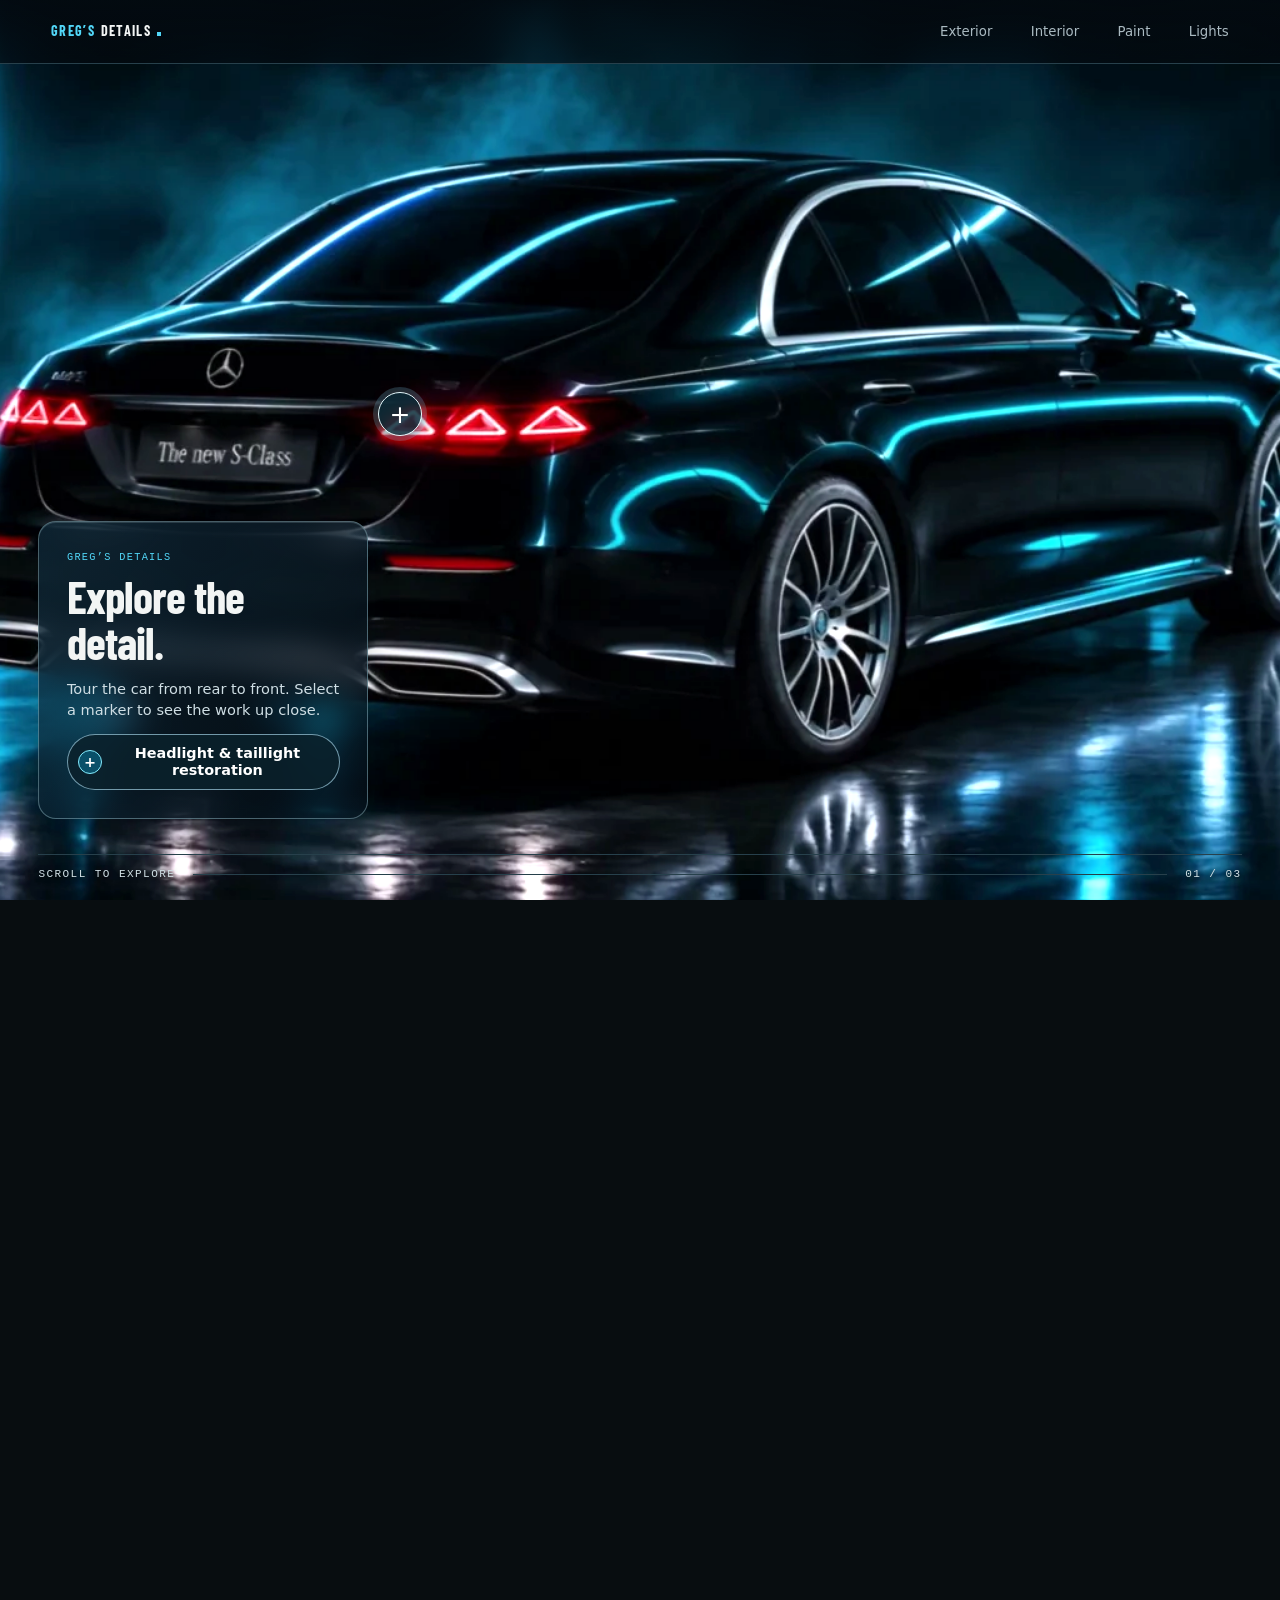
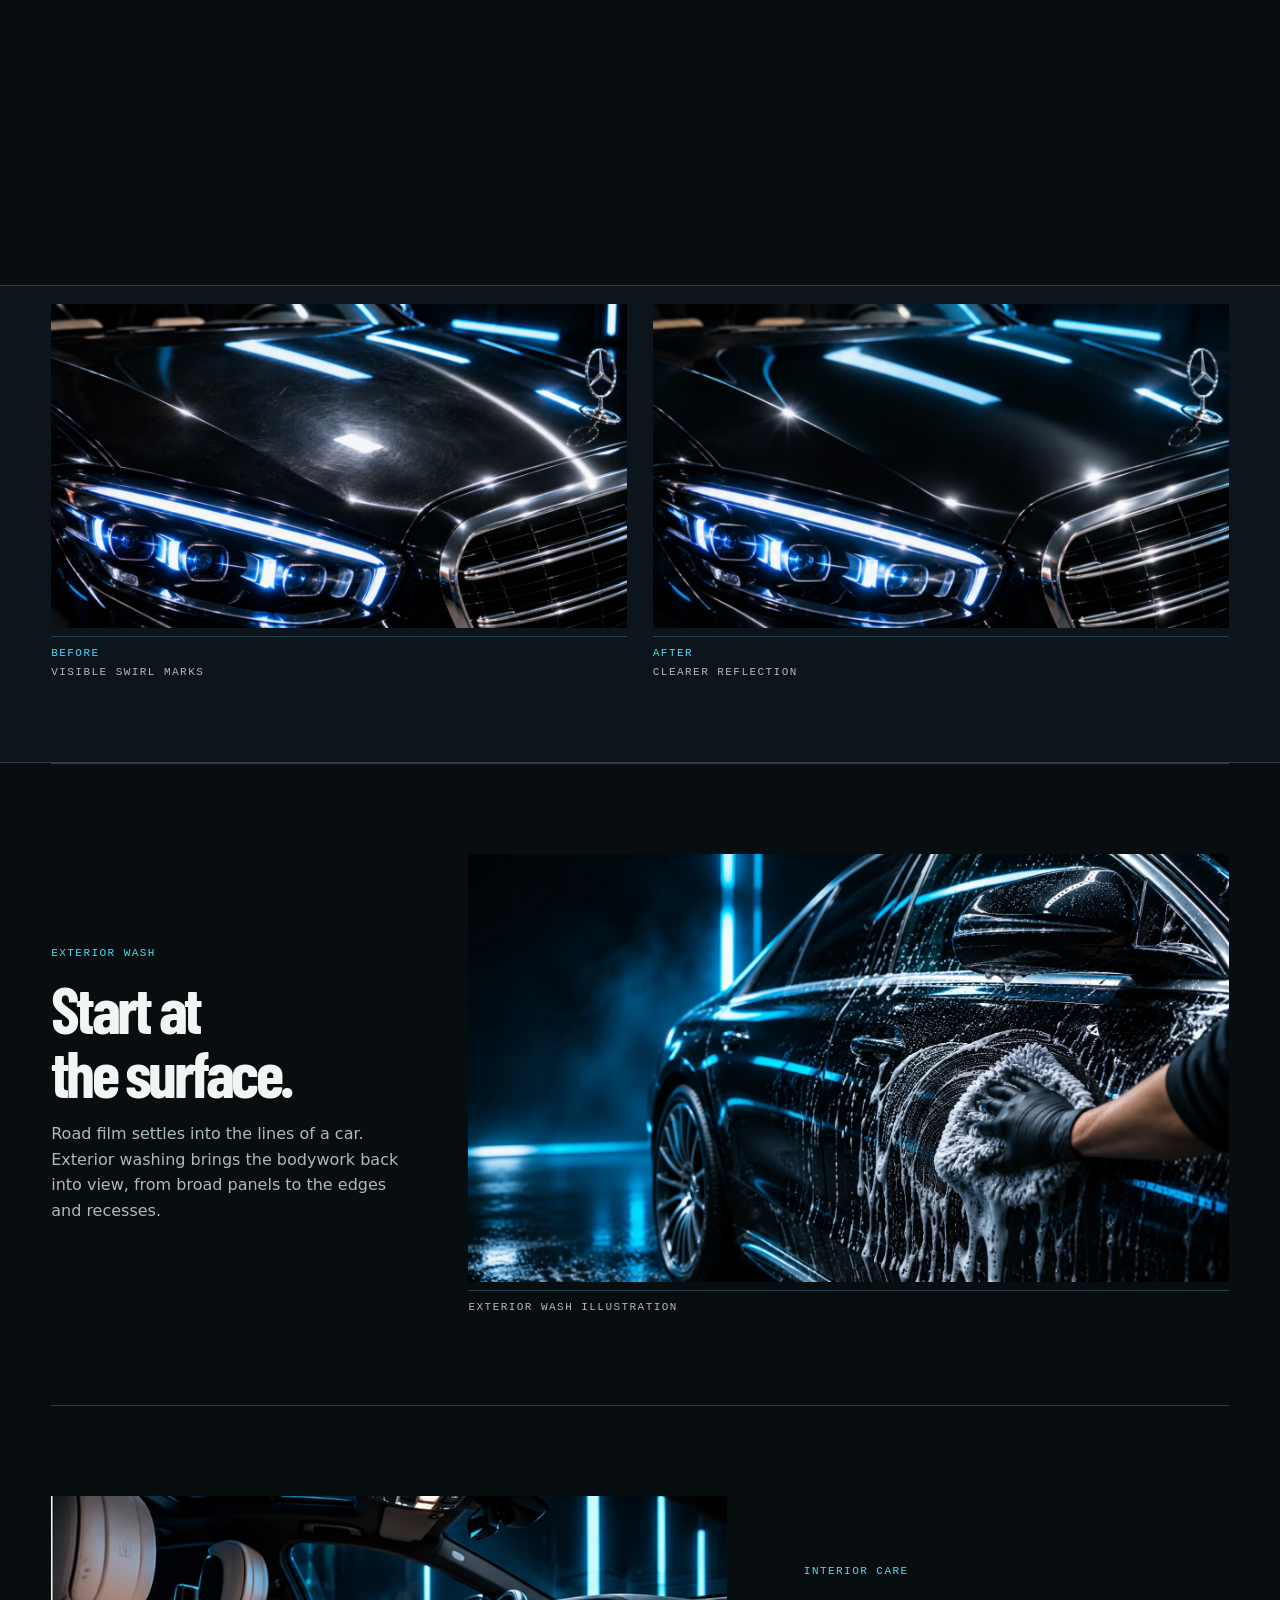
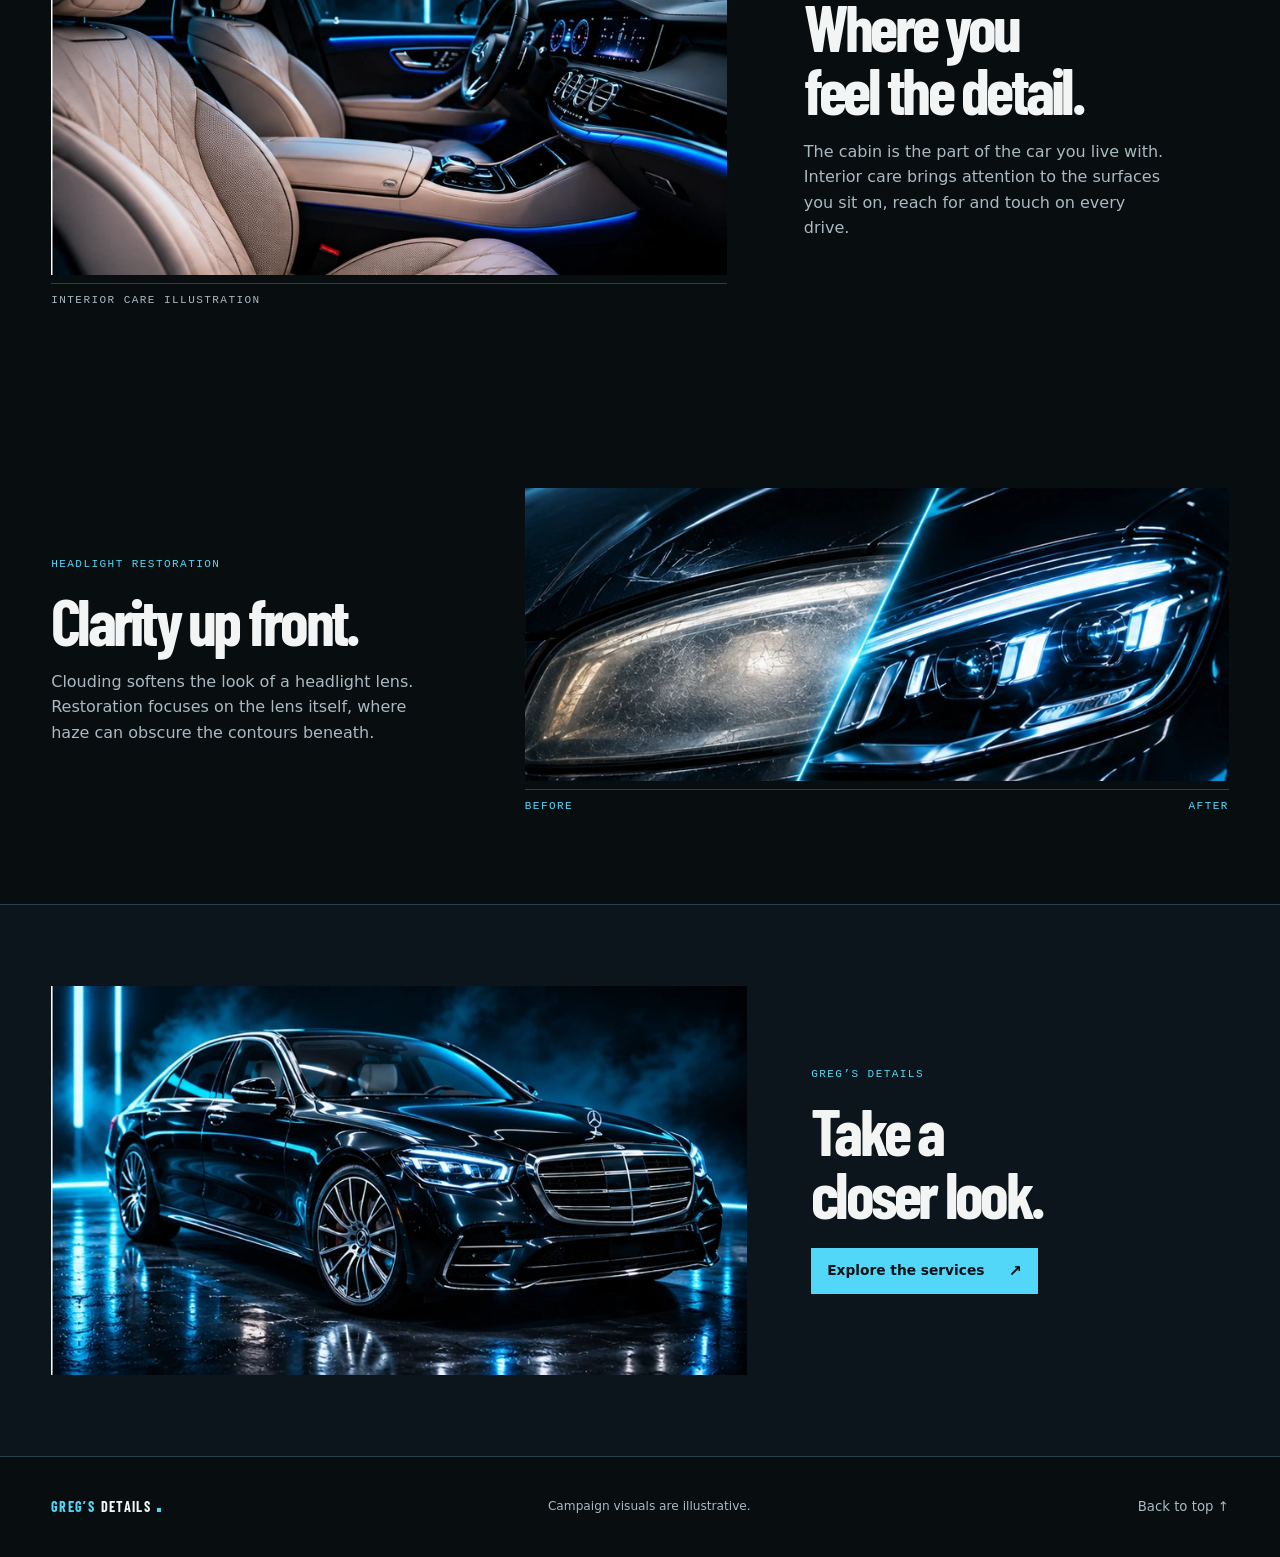
<file: index.html>
<!doctype html>
<html lang="en">
<head>
  <meta charset="utf-8">
  <meta name="viewport" content="width=device-width,initial-scale=1">
  <meta name="theme-color" content="#080d10">
  <meta name="description" content="Explore Greg’s Details, a high-end car detailing service covering exterior washing, interior care, paint correction and headlight restoration.">
  <meta property="og:title" content="Greg’s Details | High-end car detailing">
  <meta property="og:description" content="Exterior wash, interior care, paint correction and headlight restoration. Explore the details.">
  <meta property="og:type" content="website">
  <meta property="og:image" content="closing_hero.webp">
  <title>Greg’s Details | High-end car detailing</title>
  <link rel="icon" href="data:image/svg+xml,%3Csvg xmlns=%27http://www.w3.org/2000/svg%27 viewBox=%270 0 24 24%27%3E%3Cpath fill=%27%23080d10%27 d=%27M0 0h24v24H0z%27/%3E%3Cpath fill=%27%2352d7f8%27 d=%27M7 7h10v10H7z%27/%3E%3C/svg%3E">
  <link rel="stylesheet" href="styles.css">
  <script src="script.js" defer></script>
</head>
<body>
  <a class="skip" href="#services">Skip to services</a>
  <header class="masthead">
    <div class="nav-inner">
      <a class="wordmark" href="#top" aria-label="Greg’s Details, top"><span>GREG’S</span> DETAILS<span class="dot" aria-hidden="true"></span></a>
      <nav aria-label="Main navigation">
        <a href="#services">Exterior</a>
        <a href="#interior">Interior</a>
        <a href="#paint">Paint</a>
        <a href="#lights">Lights</a>
      </nav>
    </div>
  </header>
  <main id="top">
    <div class="sequence">
    <section class="hero film-scroll" data-film="rear-orbit" aria-label="Greg’s Details cinematic introduction">
      <div class="hero-stage shell scene-screen orbit-screen">
        <canvas class="surround" width="224" height="128" aria-hidden="true"></canvas>
        <div class="hero-media">
          <div class="film-media">
            <picture class="film-poster">
              <source media="(prefers-reduced-motion: reduce)" srcset="tour-rear-desktop.webp">
              <source media="(max-width: 767px), (pointer: coarse) and (max-width: 950px)" srcset="tour-rear-phone.webp">
              <img src="tour-rear-desktop.webp" width="1280" height="720" fetchpriority="high" alt="Rear quarter of a black Mercedes S-Class emerging under cyan lights">
            </picture>
            <video muted playsinline preload="auto" aria-hidden="true" disablepictureinpicture></video>
          </div>
        </div>
        <button class="car-pin" type="button" aria-label="Explore headlight and taillight restoration">+</button>
        <div class="hero-copy">
          <div class="chapters">
            <div class="chapter glass-panel">
              <p class="eyebrow">Greg’s Details</p>
              <h1>Explore the detail.</h1>
              <p class="annotation">Tour the car from rear to front. Select a marker to see the work up close.</p>
              <button class="hotspot" data-service="lamp-dialog" aria-haspopup="dialog">Headlight &amp; taillight restoration</button>
            </div>
            <div class="chapter glass-panel">
              <p class="eyebrow">Cabin care</p><h2>Inside the cabin.</h2>
              <button class="hotspot" data-service="cabin-dialog" aria-haspopup="dialog">Interior detailing</button>
            </div>
            <div class="chapter glass-panel">
              <p class="eyebrow">Paint correction</p><h2>Across the bonnet.</h2>
              <a class="hotspot" href="#paint">Paint polishing</a>
            </div>
          </div>
        </div>
        <div class="hero-rail" aria-hidden="true"><span>SCROLL TO EXPLORE</span><span class="track"><i></i></span><span class="film-number">01 / 03</span></div>
      </div>
    </section>

      <section class="paint-scroll film-scroll" id="paint" aria-labelledby="paint-title" data-film="bonnet">
        <div class="paint-stage shell scene-screen polish-screen">
          <canvas class="surround" width="224" height="128" aria-hidden="true"></canvas>
          <div class="scene-heading glass-panel">
            <p class="eyebrow">Paint correction</p>
            <h2 id="paint-title">Read the<br>reflection.</h2>
            <p>Direct light makes fine swirls visible. Follow the reflection across the bonnet to see the difference paint correction is intended to make.</p>
          </div>
          <figure class="scene-image">
            <div class="film-media">
              <picture class="film-poster">
                <source media="(prefers-reduced-motion: reduce)" srcset="polish_after.webp">
                <source media="(max-width: 767px), (pointer: coarse) and (max-width: 950px)" srcset="bonnet-phone.webp">
                <img src="bonnet-desktop.webp" width="1280" height="720" loading="lazy" decoding="async" alt="Studio light reflected in the black bonnet of a Mercedes">
              </picture>
              <video muted playsinline preload="auto" aria-hidden="true" disablepictureinpicture></video>
            </div>
            <figcaption>Paint correction illustration</figcaption>
          </figure>
        </div>
      </section>
    </div>
    <section class="paint-section" aria-label="Before and after paint correction">
      <div class="comparison shell" role="group" aria-label="Illustrative paint correction comparison">
        <figure><img src="polish_before.webp" width="1280" height="720" loading="lazy" decoding="async" alt="Fine circular marks visible around a bright reflection on the bonnet"><figcaption>Before <span>Visible swirl marks</span></figcaption></figure>
        <figure><img src="polish_after.webp" width="1280" height="720" loading="lazy" decoding="async" alt="The reflected light on smoother-looking paintwork"><figcaption>After <span>Clearer reflection</span></figcaption></figure>
      </div>
    </section>

    <section class="scene exterior shell" id="services" aria-labelledby="exterior-title">
      <div class="scene-heading">
        <p class="eyebrow">Exterior wash</p>
        <h2 id="exterior-title">Start at<br>the surface.</h2>
        <p>Road film settles into the lines of a car. Exterior washing brings the bodywork back into view, from broad panels to the edges and recesses.</p>
      </div>
      <figure class="scene-image">
        <img src="exterior_wash.webp" width="1672" height="941" loading="lazy" decoding="async" alt="Foam and a wash mitt at work on dark bodywork under cyan studio lights">
        <figcaption>Exterior wash illustration</figcaption>
      </figure>
    </section>

    <section class="scene interior shell" id="interior" aria-labelledby="interior-title">
      <figure class="scene-image">
        <img src="interior_detail.webp" width="830" height="465" loading="lazy" decoding="async" alt="Pale stitched seats, center console and dashboard in a dark luxury cabin">
        <figcaption>Interior care illustration</figcaption>
      </figure>
      <div class="scene-heading">
        <p class="eyebrow">Interior care</p>
        <h2 id="interior-title">Where you<br>feel the detail.</h2>
        <p>The cabin is the part of the car you live with. Interior care brings attention to the surfaces you sit on, reach for and touch on every drive.</p>
      </div>
    </section>

    <section class="scene lights shell" id="lights" aria-labelledby="lights-title">
      <div class="scene-heading">
        <p class="eyebrow">Headlight restoration</p>
        <h2 id="lights-title">Clarity up front.</h2>
        <p>Clouding softens the look of a headlight lens. Restoration focuses on the lens itself, where haze can obscure the contours beneath.</p>
      </div>
      <figure class="scene-image">
        <img src="headlight_restoration.webp" width="830" height="345" loading="lazy" decoding="async" alt="Split illustration of a hazy headlight lens and a clear lens">
        <figcaption><span>Before</span><span>After</span></figcaption>
      </figure>
    </section>

    <section class="closing" aria-labelledby="closing-title">
      <div class="shell closing-grid">
        <img src="closing_hero.webp" width="830" height="463" loading="lazy" decoding="async" alt="Full black Mercedes S-Class in a reflective studio with cyan lights">
        <div class="scene-heading">
          <p class="eyebrow">Greg’s Details</p>
          <h2 id="closing-title">Take a<br>closer look.</h2>
          <a class="button" href="#services">Explore the services <span aria-hidden="true">↗</span></a>
        </div>
      </div>
    </section>
  </main>
  <dialog id="lamp-dialog" aria-labelledby="lamp-title">
    <form method="dialog"><button aria-label="Close restoration details">×</button></form>
    <p class="eyebrow">Lens restoration</p><h2 id="lamp-title">Headlights &amp; taillights</h2>
    <p>Look at the lines inside the rear lamp. Surface haze softens their edges. Polishing the outer lens brings those lines back into focus.</p>
    <div class="service-gallery"><figure><img src="tail-dirty.webp" alt="Rear lamp before restoration"><figcaption>Before polishing</figcaption></figure><figure><img src="tail-clean.webp" alt="Rear lamp after restoration"><figcaption>After polishing</figcaption></figure></div>
    <img class="detail-wide" src="headlight_restoration.webp" alt="Headlight comparison showing haze and clarity side by side">
  </dialog>
  <dialog id="cabin-dialog" aria-labelledby="cabin-title">
    <form method="dialog"><button aria-label="Close interior details">×</button></form>
    <p class="eyebrow">Interior detailing</p><h2 id="cabin-title">Inside the cabin</h2>
    <p>Seat seams, carpets and the edges of the centre console collect grit. Vacuuming lifts loose debris before the upholstery and contact surfaces are cleaned.</p>
    <div class="service-gallery">
      <figure><img src="interior-dirty.webp" alt="Cabin before cleaning"><figcaption>Before cleaning</figcaption></figure>
      <figure><img src="interior-clean.webp" alt="Cabin after cleaning"><figcaption>After cleaning</figcaption></figure>
      <figure><img src="cabin-care.webp" alt="Detail work on the upholstery"><figcaption>Upholstery care</figcaption></figure>
      <figure><img src="cabin-tools.webp" alt="Detail cleaning inside the cabin"><figcaption>Cabin detailing</figcaption></figure>
    </div>
    <img class="detail-wide" src="seat-seams.webp" alt="Soft brush lifting debris from the stitching of a cream leather seat">
  </dialog>
  <footer class="shell footer">
    <a class="wordmark" href="#top"><span>GREG’S</span> DETAILS<span class="dot" aria-hidden="true"></span></a>
    <p>Campaign visuals are illustrative.</p>
    <a href="#top">Back to top ↑</a>
  </footer>
</body>
</html>
</file>
<file: styles.css>
:root {
  color-scheme: dark;
  --background: #080d10;
  --surface: #0c151b;
  --text: #f2f5f4;
  --muted: #aabac1;
  --accent: #52d7f8;
  --line: #27404b;
  --header: 64px;
  --gutter: clamp(20px, 4vw, 64px);
  --shell: min(calc(100% - 2 * var(--gutter)), 1480px, 190svh);
  --display: "Century Gothic", "Avenir Next", Avenir, "Trebuchet MS", sans-serif;
  --body: system-ui, sans-serif;
  --mono: ui-monospace, "Cascadia Mono", monospace;
}
*, *::before, *::after { box-sizing: border-box; }
html { scroll-padding-top: calc(var(--header) + 12px); }
body { margin: 0; background: var(--background); color: var(--text); font: 400 1rem/1.6 var(--body); }
main { display: flow-root; }
a { color: inherit; text-decoration: none; }
a:focus-visible { outline: 2px solid var(--accent); outline-offset: 5px; }
img { display: block; max-width: 100%; height: auto; }
figure, h1, h2, p { margin: 0; }
.shell { width: var(--shell); margin-inline: auto; }
.skip { position: fixed; z-index: 10; inset: 12px auto auto 12px; padding: 10px; background: var(--background); transform: translateY(-160%); }
.skip:focus { transform: none; }
.masthead { height: var(--header); position: sticky; top: 0; z-index: 5; background: #080d10; border-bottom: 1px solid var(--line); }
.nav-inner { width: var(--shell); margin-inline: auto; height: 100%; display: flex; align-items: center; justify-content: space-between; gap: 16px; }
.wordmark { display: inline-flex; align-items: baseline; gap: .42em; font: 800 .89rem/1 var(--display); letter-spacing: .09em; white-space: nowrap; }
.wordmark > span:first-child { color: var(--accent); }
.dot { height: 4px; width: 4px; background: var(--accent); }
nav { display: flex; align-items: center; gap: clamp(11px, 3vw, 42px); }
nav a, .footer > a:last-child { font-size: .83rem; color: var(--muted); }
nav a:hover, .footer > a:last-child:hover { color: var(--accent); }
h1, h2 { font-family: var(--display); font-weight: 800; letter-spacing: -.058em; line-height: .98; text-wrap: balance; }
h1, .chapter h2 { font-size: clamp(2.15rem, min(5.15vw, 7.2svh), 5.3rem); }
.scene h2, .paint-stage h2, .closing h2 { font-size: clamp(2.5rem, min(5.05vw, 8.3svh), 5.4rem); }
.eyebrow, figcaption, .hero-rail { font: 500 .69rem/1.4 var(--mono); text-transform: uppercase; letter-spacing: .13em; }
.eyebrow { color: var(--accent); margin-bottom: 16px; }
.eyebrow span { color: var(--muted); padding-inline: .2em; }
.scene-heading > p:last-of-type:not(.eyebrow) { color: var(--muted); margin-top: 17px; max-width: 36ch; }
.button { display: inline-flex; align-items: center; justify-content: space-between; gap: 24px; background: var(--accent); color: #061117; padding: 12px 16px; min-height: 46px; font: 750 .86rem/1.25 var(--body); margin-top: 22px; }
.button span { font-size: 1.15em; }
.button:hover { background: #a3edff; }
.hero-stage {
  --hero-reserved: clamp(150px, 20svh, 202px);
  width: min(calc(100% - 2 * clamp(14px, 3vw, 48px)), 1600px);
  display: grid;
  grid-template: "media" auto "copy" auto "rail" auto / minmax(0, 1fr);
  gap: clamp(10px, 2.1svh, 22px);
  padding-block: clamp(10px, 2svh, 20px) 14px;
  align-items: center;
}
.hero-media { grid-area: media; min-width: 0; }
.hero-copy, .hero-rail { width: min(100%, 1260px); margin-inline: auto; }
.hero-copy {
  grid-area: copy;
  display: grid;
  grid-template-columns: minmax(0, 1fr) auto;
  align-items: end;
  gap: 16px;
}
.hero-copy .eyebrow { margin-bottom: 7px; }
.hero-copy h1, .hero-copy h2 { text-wrap: initial; }
.hero-action {
  margin-top: 0;
  border: 1px solid #54717a;
  background: transparent;
  color: var(--text);
}
.hero-action span { color: var(--accent); }
.hero-action:hover { background: var(--accent); color: #061117; }
.hero-action:hover span { color: inherit; }
.chapter + .chapter { margin-top: 32px; }
.hero-rail { grid-area: rail; color: var(--muted); border-top: 1px solid var(--line); padding-top: 12px; display: none; grid-template-columns: auto 1fr auto; gap: 18px; align-items: center; }
.track { height: 1px; background: var(--line); }
.track i { display: block; height: 100%; background: var(--accent); transform: scaleX(var(--progress, 0)); transform-origin: left; }
.film-media { position: relative; isolation: isolate; overflow: hidden; background: #05090c; aspect-ratio: 16/9; }
.film-media picture, .film-media img { display: block; width: 100%; height: 100%; object-fit: contain; }
.film-media video { position: absolute; inset: 0; width: 100%; height: 100%; object-fit: contain; opacity: 0; }
.film-media.is-painted video { opacity: 1; }
.film-media::after { content: ""; position: absolute; inset: 0; pointer-events: none; box-shadow: inset 0 0 20px 5px var(--image-edge, var(--background)); }
.hero-media .film-media { width: min(100%, calc((100svh - var(--header) - var(--hero-reserved)) * 16 / 9)); margin-inline: auto; }
.enhanced .hero { height: calc(100svh + 320svh); }
.enhanced .hero-stage, .enhanced .paint-stage { position: sticky; top: var(--header); height: calc(100svh - var(--header)); }
.enhanced .hero-stage { grid-template-rows: minmax(0, 1fr) auto auto; }
.enhanced .hero-rail { display: grid; }
.enhanced .chapters { display: grid; align-items: center; }
.enhanced .chapter { grid-area: 1/1; margin: 0; }
.enhanced .chapter[aria-hidden="true"] { visibility: hidden; pointer-events: none; }
.scene, .paint-stage { display: grid; align-items: center; gap: clamp(22px, 4vw, 70px); }
.scene { border-top: 1px solid var(--line); padding-block: clamp(52px, 10svh, 120px); }
.scene-image { min-width: 0; }
.scene-image > img { width: 100%; }
figcaption { color: var(--muted); border-top: 1px solid var(--line); padding-top: 9px; margin-top: 8px; }
.exterior { grid-template-columns: .65fr 1.35fr; }
.interior { grid-template-columns: 1.2fr .8fr; }
.interior .scene-image { max-width: 100svh; }
.interior .scene-heading { padding-inline-start: clamp(0px, 2vw, 30px); }
.paint-section { background: var(--surface); border-block: 1px solid var(--line); --image-edge: var(--surface); }
.paint-stage { grid-template-columns: .7fr 1.3fr; padding-block: 42px; }
.paint-stage figure { width: min(100%, calc((100svh - var(--header) - 100px) * 1.7778)); margin-inline: auto; }
.enhanced .paint-scroll { height: 245svh; }
.comparison { display: grid; grid-template-columns: 1fr 1fr; gap: clamp(12px, 2vw, 26px); padding-block: 18px clamp(48px, 9svh, 100px); }
.comparison figcaption { color: var(--accent); }
.comparison figcaption span { display: block; color: var(--muted); margin-top: 4px; }
.lights { grid-template-columns: .75fr 1.25fr; border-top: 0; }
.lights figcaption { display: flex; justify-content: space-between; color: var(--accent); }
.closing { border-block: 1px solid var(--line); background: var(--surface); }
.closing-grid { display: grid; grid-template-columns: 1.25fr .75fr; gap: clamp(24px, 5vw, 72px); align-items: center; padding-block: clamp(48px, 9svh, 100px); }
.closing-grid > img { width: min(100%, 112svh); }
.footer { min-height: 100px; align-items: center; display: flex; justify-content: space-between; gap: 16px; }
.footer p { font-size: .76rem; color: var(--muted); }
@media (orientation: portrait) {
  :root { --shell: min(calc(100% - 2 * var(--gutter)), 730px); }
  .hero-stage { width: min(100%, 920px); }
  .enhanced .hero-stage { grid-template-rows: auto auto auto; align-content: center; }
  .hero-copy, .hero-rail { width: calc(100% - 2 * var(--gutter)); }
  h1, .chapter h2 { font-size: clamp(2.2rem, min(7.2vw, 7svh), 4.65rem); }
  .scene h2, .paint-stage h2, .closing h2 { font-size: clamp(2.5rem, min(9.6vw, 7svh), 5rem); }
  .scene, .paint-stage, .closing-grid { grid-template-columns: minmax(0, 1fr); }
  .scene { padding-block: clamp(42px, 7svh, 85px); }
  .scene-heading { padding-inline-start: 0 !important; }
  .interior .scene-image, .exterior .scene-image { order: -1; }
  .paint-stage { align-content: center; gap: 24px; }
  .paint-stage > figure { order: -1; }
  .closing-grid > img { width: 100%; }
}
@media (max-width: 480px) {
  :root { --header: 54px; }
  .nav-inner { width: calc(100% - 28px); gap: 10px; }
  .wordmark { font-size: .71rem; }
  nav a { font-size: .72rem; }
  .hero-stage { --hero-reserved: 180px; }
  .hero-copy { grid-template-columns: minmax(0, 1fr); gap: 12px; }
  .hero-action { justify-self: start; }
  .hero-copy .eyebrow { margin-bottom: 5px; }
  .hero-copy h1, .hero-copy h2 { font-size: clamp(2.1rem, 8.5vw, 2.55rem); }
  .hero-rail { gap: 10px; }
  .eyebrow { margin-bottom: 11px; }
  .footer { flex-wrap: wrap; padding-block: 18px; gap: 8px 16px; min-height: 76px; }
  .footer p { order: 3; flex-basis: 100%; }
}
@media (orientation: landscape) and (max-height: 510px) {
  :root { --header: 44px; --shell: min(calc(100% - 40px), 206svh); }
  .hero-stage {
    --hero-reserved: 54px;
    grid-template: "copy media" minmax(0, 1fr) "rail rail" auto / minmax(0, .66fr) minmax(0, 1.34fr);
    padding-block: 8px;
    column-gap: 18px;
  }
  .enhanced .hero-stage { grid-template-rows: minmax(0, 1fr) auto; }
  .hero-copy { grid-template-columns: minmax(0, 1fr); gap: 8px; }
  .hero-action { justify-self: start; }
  h1, .chapter h2 { font-size: clamp(2rem, 8.5svh, 2.6rem); }
  .hero-rail { padding-top: 5px; }
  .eyebrow { margin-bottom: 8px; }
  .scene-heading > p:last-of-type:not(.eyebrow) { margin-top: 9px; font-size: .89rem; }
  .button { margin-top: 12px; min-height: 38px; padding-block: 8px; }
  .scene, .closing-grid { padding-block: 26px; }
  .paint-stage { padding-block: 12px; }
}
@media (prefers-reduced-motion: no-preference) {
  html { scroll-behavior: smooth; }
}

/* Each film shares the stage with a narrow column for its annotations. */
.scene-screen.shell {
  --inset: clamp(14px, 3vw, 62px);
  --panel-width: clamp(194px, 23vw, 350px);
  isolation: isolate;
  position: relative;
  width: 100%;
  overflow: clip;
  background: #050b10;
  display: grid;
  grid-template: "copy media" auto "rail rail" auto / var(--panel-width) minmax(0, 1fr);
  gap: 10px clamp(8px, 1.4vw, 26px);
  padding: clamp(12px, 2.3svh, 30px) 0 16px var(--inset);
  align-items: center;
}
.enhanced .scene-screen.shell {
  position: sticky;
  grid-template-rows: minmax(0, 1fr) auto;
}
.scene-screen .surround {
  position: absolute;
  inset: 0;
  width: 100%;
  height: 100%;
  z-index: -1;
  pointer-events: none;
  filter: blur(23px) brightness(.75);
  transform: scale(1.045);
}
.scene-screen .hero-media, .scene-screen figure { grid-area: media; min-width: 0; width: 100%; }
.scene-screen .film-media {
  width: min(100%, calc((100svh - var(--header) - 66px) * 16 / 9));
  margin: auto;
  background: transparent;
  mask-image: linear-gradient(to right, transparent, black 2%, black 98%, transparent),
              linear-gradient(to bottom, transparent, black 6%, black 93%, transparent);
  mask-composite: intersect;
  -webkit-mask-composite: source-in;
}
.scene-screen .film-media::after { content: none; }
.scene-screen .hero-copy, .polish-screen .scene-heading {
  grid-area: copy;
  display: block;
  width: 100%;
  align-self: center;
}
.scene-screen .glass-panel {
  border: 1px solid rgba(171, 218, 231, .34);
  border-radius: 16px;
  padding: clamp(17px, 2.15vw, 34px);
  background: linear-gradient(135deg, rgba(29, 54, 65, .79), rgba(9, 20, 29, .79));
  box-shadow: inset 0 1px 0 rgba(210, 243, 255, .15), 0 8px 32px rgba(0, 0, 0, .18);
  -webkit-backdrop-filter: blur(16px);
  backdrop-filter: blur(16px);
}
.scene-screen .glass-panel h1, .scene-screen .glass-panel h2 {
  font-size: clamp(1.65rem, min(3.55vw, 6.8svh), 3.7rem);
  line-height: 1.01;
  letter-spacing: -.052em;
}
.scene-screen .glass-panel .eyebrow { font-size: .64rem; margin: 0 0 10px; }
.scene-screen .annotation, .polish-screen .scene-heading > p:last-child {
  color: #cfdee4;
  font-size: clamp(.85rem, 1.14vw, 1.03rem);
  line-height: 1.45;
  margin: 12px 0 0;
}
.scene-screen .hero-action { margin-top: 15px; gap: 10px; }
.scene-screen .hero-rail {
  width: calc(100% - var(--inset));
  margin: 0;
  color: #d1e1e6;
}
.polish-screen figcaption { border: 0; text-align: right; padding-right: var(--inset); }
@media (orientation: portrait) {
  .scene-screen.shell {
    grid-template: "media" auto "copy" auto "rail" auto / minmax(0, 1fr);
    align-content: center;
    padding: 12px 0;
    gap: clamp(8px, 2svh, 24px);
  }
  .enhanced .scene-screen.shell { grid-template-rows: auto auto auto; }
  .scene-screen .film-media { width: min(100%, 82svh); }
  .scene-screen .hero-copy, .polish-screen .scene-heading {
    width: min(500px, calc(100% - 2 * var(--inset)));
    justify-self: start;
    margin: 0 0 0 var(--inset);
  }
  .scene-screen .glass-panel { padding: clamp(16px, 2.4svh, 24px); }
  .scene-screen .glass-panel h1, .scene-screen .glass-panel h2 {
    font-size: clamp(1.85rem, 6vw, 3.4rem);
  }
  .scene-screen .hero-rail { margin-inline: var(--inset); width: calc(100% - 2 * var(--inset)); }
}
@media (orientation: landscape) and (max-height: 510px) {
  .scene-screen.shell { --panel-width: clamp(180px, 26vw, 245px); padding-block: 8px; }
  .scene-screen .glass-panel { padding: 13px; }
  .scene-screen .glass-panel h1, .scene-screen .glass-panel h2 { font-size: 1.65rem; }
  .scene-screen .glass-panel .eyebrow { margin-bottom: 6px; }
  .scene-screen .annotation { margin-top: 7px; }
  .scene-screen .hero-action { margin-top: 9px; min-height: 34px; padding-block: 6px; }
}

/* Pin the front angle behind the bonnet until the detail film takes over. */
.enhanced .sequence .hero {
  position: sticky;
  top: -320svh;
}
.enhanced .sequence .paint-scroll {
  position: relative;
  z-index: 1;
  margin-top: calc(var(--header) - 100svh);
  scroll-margin-top: -18svh;
  pointer-events: none;
}
.enhanced .sequence .polish-screen {
  opacity: var(--bonnet-opacity, 0);
}
.enhanced .sequence .hero-copy, .enhanced .sequence .hero-rail {
  opacity: var(--orbit-copy, 1);
}
.enhanced .sequence .polish-screen .glass-panel {
  opacity: var(--paint-copy, 0);
}

/* Let the camera occupy the stage; service controls float above the film. */
html { scrollbar-width: none; }
html::-webkit-scrollbar { display: none; }
:root { --display: "Barlow Condensed", "Arial Narrow", Impact, sans-serif; }
.masthead { position: fixed; inset: 0 0 auto; background: linear-gradient(#030a10ec, #030a10ad); backdrop-filter: blur(12px); }
html:has(dialog[open]) { overflow: hidden; }
.hotspot { font: 650 .9rem/1.2 var(--body); color: white; cursor: pointer; border: 1px solid #b7eaff99; border-radius: 999px; padding: 10px 15px 10px 10px; min-height: 44px; background: #0b212ce0; display: inline-flex; align-items: center; gap: 9px; margin-top: 14px; }
.hotspot::before { content: "+"; display: grid; place-items: center; border: 1px solid #85edff; background: #095069; width: 24px; height: 24px; border-radius: 50%; flex: none; }
.hotspot:hover, .hotspot:focus-visible { background: #134053; }
button:focus-visible { outline: 2px solid var(--accent); outline-offset: 4px; }
.enhanced .sequence .scene-screen { top: 0; height: 100svh; display: block; padding: 0; }
.enhanced .sequence .paint-scroll { margin-top: -100svh; }
.enhanced .scene-screen .hero-media, .enhanced .scene-screen .scene-image { position: absolute; inset: 0; width: 100%; height: 100%; margin: 0; }
.enhanced .scene-screen .film-media { width: 100%; height: 100%; mask-image: none; }
.enhanced .scene-screen .film-media img, .enhanced .scene-screen .film-media video { object-fit: cover; }
.enhanced .orbit-screen .film-media { filter: brightness(1.19); }
.enhanced .scene-screen .hero-copy, .enhanced .polish-screen .scene-heading { position: absolute; left: var(--inset); bottom: max(78px, 9vh); margin: 0; width: min(330px, 31vw); }
.scene-screen .glass-panel { border-color: #caf5ff55; border-radius: 18px; background: linear-gradient(125deg,#102c3dba,#07142079); box-shadow: inset 0 1px #dbf9ff24,0 8px 32px #00101f2e; }
.scene-screen .glass-panel h1, .scene-screen .glass-panel h2, dialog h2 { font-family: var(--display); font-weight: 700; letter-spacing: -.02em; }
.enhanced .scene-screen .hero-rail { position: absolute; bottom: 18px; left: var(--inset); margin: 0; width: calc(100% - 2 * var(--inset)); text-shadow: 0 1px 5px black; }
.enhanced .polish-screen figcaption { position: absolute; bottom: 18px; right: var(--inset); }
dialog { color: var(--text); width: min(820px, calc(100% - 28px)); max-height: 85svh; border: 1px solid #a8dfed69; border-radius: 20px; padding: clamp(22px,4vw,46px); background: linear-gradient(135deg,#112c3aef,#07111bef); backdrop-filter: blur(22px); box-shadow: 0 20px 90px #0008; }
dialog::backdrop { background: #01060ab8; backdrop-filter: blur(6px); }
dialog form { position: sticky; top: 0; float: right; z-index: 1; }
dialog form button { color: white; font: 1.6rem/1 var(--body); background: #14313c; width: 44px; height: 44px; border-radius: 50%; border: 1px solid #afdce76b; cursor: pointer; }
dialog h2 { font-size: clamp(2rem,6vw,4.2rem); line-height: 1; }
dialog > p:not(.eyebrow) { max-width: 60ch; margin: 15px 0 24px; color: #d2e0e4; }
.service-gallery { display: grid; grid-template-columns: repeat(2,minmax(0,1fr)); gap: 20px 12px; }
.service-gallery img { width: 100%; aspect-ratio: 3/2; object-fit: cover; border-radius: 8px; }
.detail-wide { width: 100%; border-radius: 8px; margin-top: 20px; }
@media (prefers-reduced-motion: no-preference) {
  dialog[open] { animation: service-open .24s ease-out; }
  @keyframes service-open { from { opacity: 0; transform: translateY(14px); } }
}
@media (orientation: portrait) {
  .enhanced .scene-screen .hero-media, .enhanced .scene-screen .scene-image { top: 10%; height: 58%; }
  .enhanced .scene-screen .film-media img, .enhanced .scene-screen .film-media video { object-fit: contain; }
  .enhanced .scene-screen .film-media { mask-image: linear-gradient(transparent,black 15%,black 85%,transparent); }
  .enhanced .scene-screen .hero-copy, .enhanced .polish-screen .scene-heading { bottom: 64px; width: min(380px,calc(100% - 2 * var(--inset))); }
}
@media (prefers-reduced-motion: reduce) { .hero-stage { margin-top: var(--header); } }
@font-face { font-family: "Barlow Condensed"; font-weight: 700; font-display: swap; src: url("barlow-condensed-bold.ttf") format("truetype"); }
.car-pin { display: none; }
.enhanced .car-pin { display: grid; place-items: center; position: absolute; transform: translate(-50%,-50%); width: 44px; height: 44px; border-radius: 50%; border: 1px solid #e4fbff; background: #0b2e3bd9; color: white; box-shadow: 0 0 0 5px #86deff33,0 2px 10px #0008; cursor: pointer; font: 300 25px/1 var(--body); }
.car-pin:hover { background: #175f71; }
</file>
